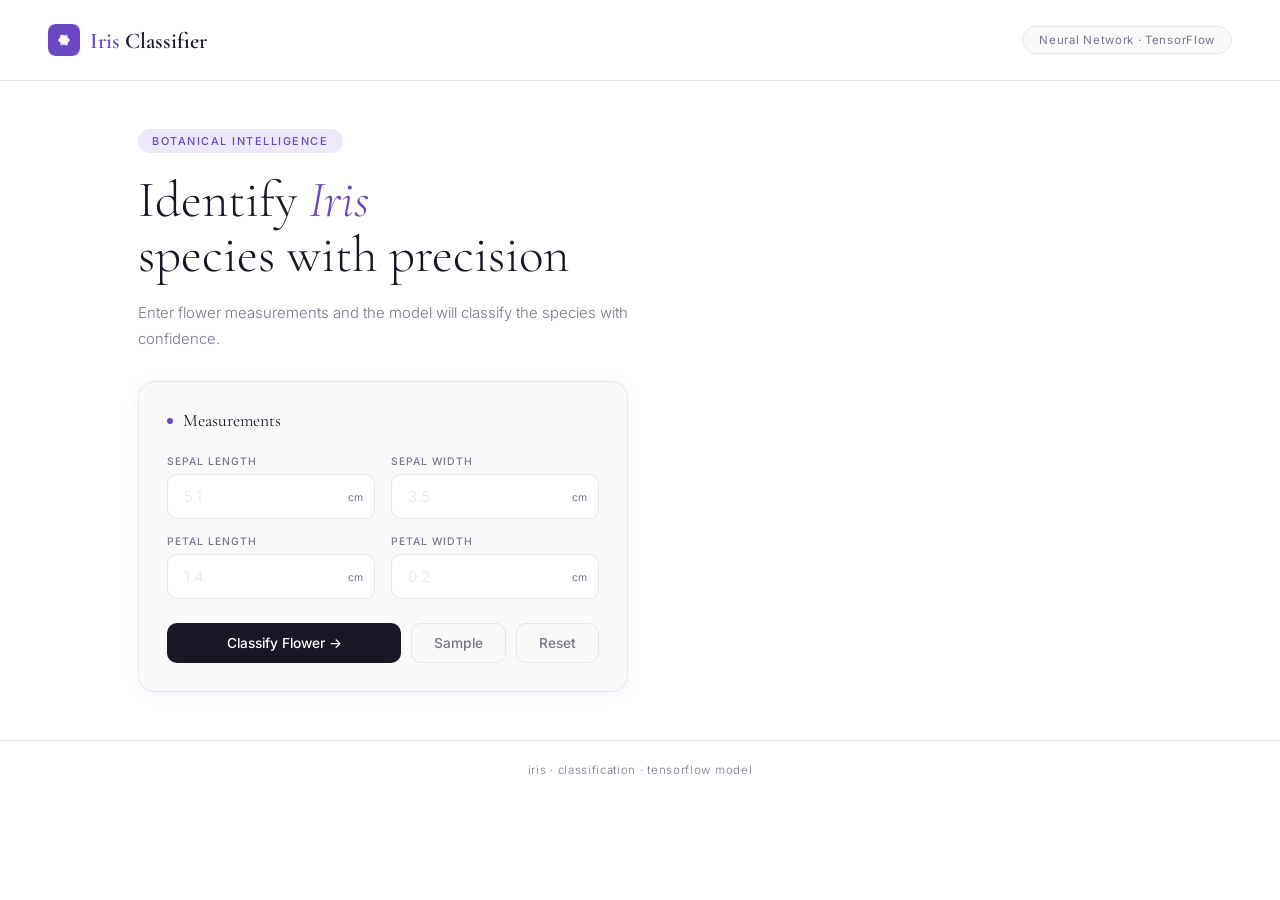
<file: templates/index.html>
<!DOCTYPE html>
<html lang="en">
<head>
    <meta charset="UTF-8">
    <meta name="viewport" content="width=device-width, initial-scale=1.0">
    <title>Iris · Flower Classifier</title>
    <link href="https://fonts.googleapis.com/css2?family=Cormorant+Garamond:ital,wght@0,300;0,400;0,600;1,300;1,400&family=Inter:wght@300;400;500&display=swap" rel="stylesheet">
    <link rel="stylesheet" href="/static/css/style.css">
</head>
<body>

<header>
    <div class="logo">
        <div class="logo-icon">
            <svg width="18" height="18" viewBox="0 0 18 18" fill="none">
                <ellipse cx="9" cy="9" rx="3" ry="6" fill="white" opacity="0.9" transform="rotate(-30 9 9)"/>
                <ellipse cx="9" cy="9" rx="3" ry="6" fill="white" opacity="0.7" transform="rotate(30 9 9)"/>
                <ellipse cx="9" cy="9" rx="3" ry="6" fill="white" opacity="0.85" transform="rotate(90 9 9)"/>
            </svg>
        </div>
        <span class="logo-text"><span>Iris</span> Classifier</span>
    </div>
    <span class="header-tag">Neural Network · TensorFlow</span>
</header>

<main>

    <!-- Hero -->
    <div class="hero">
        <p class="hero-eyebrow">Botanical Intelligence</p>
        <h1 class="hero-title">Identify <em>Iris</em><br>species with precision</h1>
        <p class="hero-desc">Enter flower measurements and the model will classify the species with confidence.</p>
    </div>

    <!-- Measurements Panel -->
    <div class="panel">
        <p class="panel-title">Measurements</p>

        <div class="input-grid">
            <div class="input-group">
                <label>Sepal Length</label>
                <div class="input-wrapper">
                    <input type="number" step="0.1" id="sl" placeholder="5.1">
                    <span class="unit">cm</span>
                </div>
            </div>
            <div class="input-group">
                <label>Sepal Width</label>
                <div class="input-wrapper">
                    <input type="number" step="0.1" id="sw" placeholder="3.5">
                    <span class="unit">cm</span>
                </div>
            </div>
            <div class="input-group">
                <label>Petal Length</label>
                <div class="input-wrapper">
                    <input type="number" step="0.1" id="pl" placeholder="1.4">
                    <span class="unit">cm</span>
                </div>
            </div>
            <div class="input-group">
                <label>Petal Width</label>
                <div class="input-wrapper">
                    <input type="number" step="0.1" id="pw" placeholder="0.2">
                    <span class="unit">cm</span>
                </div>
            </div>
        </div>

        <div class="btn-row">
            <button class="btn btn-primary" onclick="classify()">Classify Flower →</button>
            <button class="btn btn-outline" onclick="loadSample()">Sample</button>
            <button class="btn btn-outline" onclick="resetForm()">Reset</button>
        </div>

        <p id="error-msg" style="display:none; margin-top:14px; font-size:0.75rem; color:#c0392b;"></p>
    </div>

    <!-- Result Panel (hidden until prediction) -->
    <div class="panel result-panel" id="result-panel" style="display:none;">
        <p class="panel-title">Result</p>
        <div class="result-inner">
            <div class="result-badge" id="result-badge">
                <span class="result-label-text" id="result-label"></span>
                <span class="result-confidence" id="result-confidence"></span>
            </div>
            <div class="prob-bars" id="prob-bars"></div>
        </div>
    </div>

</main>

<footer>
    iris · classification · tensorflow model
</footer>

<script>
    function speciesKey(label) {
        return (label.includes('-') ? label.split('-')[1] : label).toLowerCase();
    }

    async function classify() {
        const sl = document.getElementById('sl').value;
        const sw = document.getElementById('sw').value;
        const pl = document.getElementById('pl').value;
        const pw = document.getElementById('pw').value;

        const errEl = document.getElementById('error-msg');
        errEl.style.display = 'none';

        if (!sl || !sw || !pl || !pw) {
            errEl.textContent = 'Please fill in all four measurements.';
            errEl.style.display = 'block';
            return;
        }

        try {
            const res = await fetch('/predict', {
                method: 'POST',
                headers: { 'Content-Type': 'application/json' },
                body: JSON.stringify({ sl, sw, pl, pw })
            });
            if (!res.ok) throw new Error();
            const data = await res.json();
            showResult(data);
        } catch {
            errEl.textContent = 'Prediction failed. Is the server running?';
            errEl.style.display = 'block';
        }
    }

    function showResult({ label, confidence, probs }) {
        const key = speciesKey(label);

        const badge = document.getElementById('result-badge');
        badge.className = `result-badge ${key}`;
        document.getElementById('result-label').textContent = label.split('-')[1] ?? label;
        document.getElementById('result-confidence').textContent = `${confidence}% confidence`;

        document.getElementById('prob-bars').innerHTML = Object.entries(probs)
            .map(([name, value]) => `
                <div class="prob-row">
                    <span class="prob-name">${name}</span>
                    <div class="prob-track">
                        <div class="prob-fill ${speciesKey(name)}" style="width:${value}%"></div>
                    </div>
                    <span class="prob-pct">${value}%</span>
                </div>`).join('');

        const panel = document.getElementById('result-panel');
        panel.style.display = 'block';
        panel.style.animation = 'none';
        panel.offsetHeight;
        panel.style.animation = '';
        panel.scrollIntoView({ behavior: 'smooth', block: 'nearest' });
    }

    async function loadSample() {
        try {
            const data = await fetch('/sample').then(r => r.json());
            ['sl','sw','pl','pw'].forEach(id => {
                document.getElementById(id).value = data[id];
                const el = document.getElementById(id);
                el.style.borderColor = 'var(--accent)';
                setTimeout(() => el.style.borderColor = '', 800);
            });
        } catch (err) {
            console.error('Sample load failed', err);
        }
    }

    function resetForm() {
        ['sl','sw','pl','pw'].forEach(id => document.getElementById(id).value = '');
        document.getElementById('result-panel').style.display = 'none';
        document.getElementById('error-msg').style.display = 'none';
    }

    document.addEventListener('keydown', e => { if (e.key === 'Enter') classify(); });
</script>

</body>
</html>
</file>
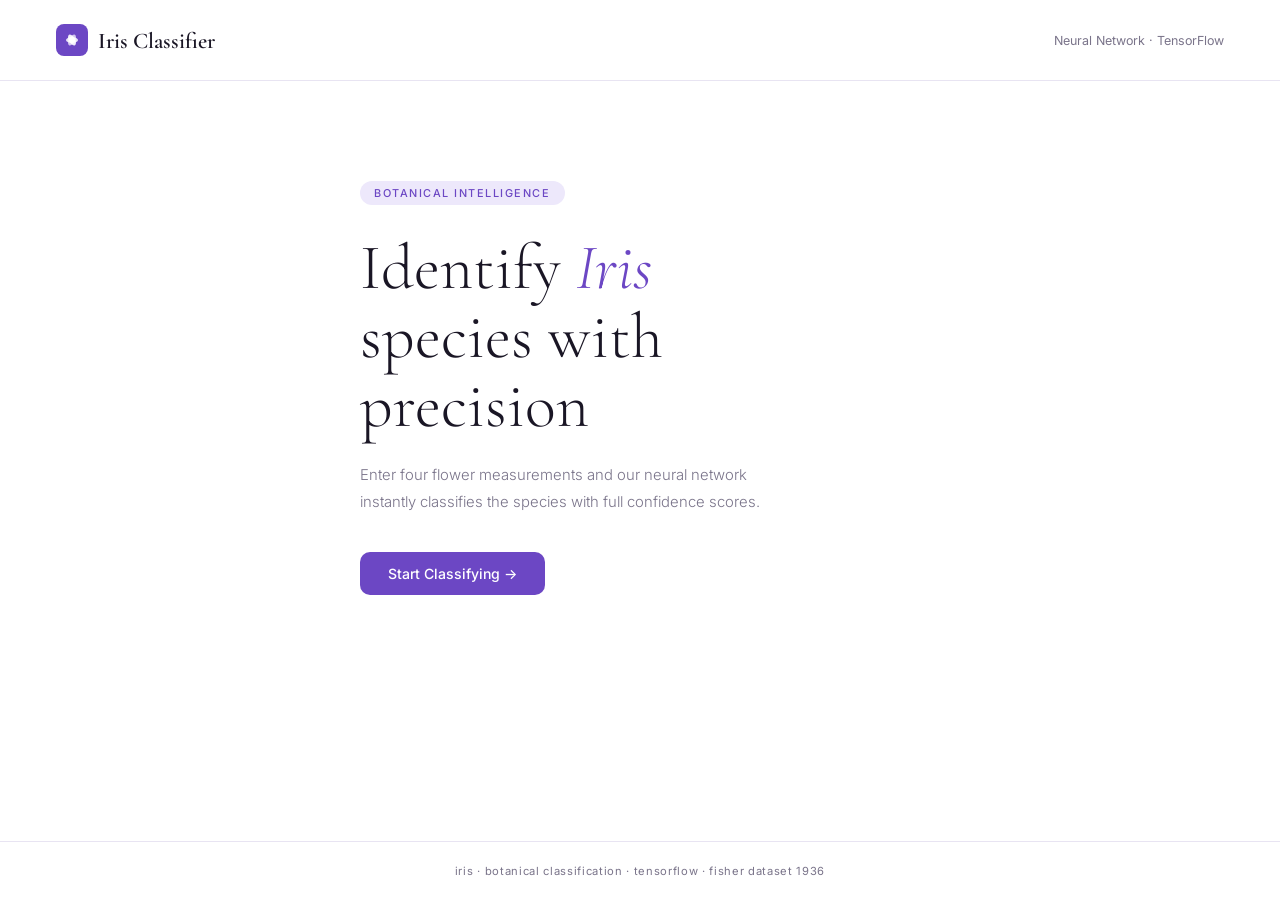
<file: templates/home.html>
<!DOCTYPE html>
<html lang="en">

<head>
    <meta charset="UTF-8">
    <meta name="viewport" content="width=device-width, initial-scale=1.0">
    <title>Iris · Botanical Classifier</title>
    <link
        href="https://fonts.googleapis.com/css2?family=Cormorant+Garamond:ital,wght@0,300;0,400;0,600;1,300;1,400&family=Inter:wght@300;400;500&display=swap"
        rel="stylesheet">
    <link rel="stylesheet" href="/static/css/style_1.css">
</head>

<body>

    <header>
        <a href="/" class="logo">
            <div class="logo-mark">
                <svg width="18" height="18" viewBox="0 0 18 18" fill="none">
                    <ellipse cx="9" cy="9" rx="3" ry="6" fill="white" opacity="0.9" transform="rotate(-30 9 9)" />
                    <ellipse cx="9" cy="9" rx="3" ry="6" fill="white" opacity="0.7" transform="rotate(30 9 9)" />
                    <ellipse cx="9" cy="9" rx="3" ry="6" fill="white" opacity="0.85" transform="rotate(90 9 9)" />
                </svg>
            </div>
            <span class="logo-text">Iris Classifier</span>
        </a>
        <span class="nav-pill">Neural Network · TensorFlow</span>
    </header>

    <section class="hero-section">
        <span class="tag fade-up">Botanical Intelligence</span>
        <h1 class="hero-title fade-up">
            Identify <em>Iris</em><br>species with<br>precision
        </h1>
        <p class="hero-desc fade-up">
            Enter four flower measurements and our neural network instantly
            classifies the species with full confidence scores.
        </p>
        <div class="fade-up">
            <a href="/classifier" class="btn-start">Start Classifying →</a>
        </div>
    </section>

    <footer>
        iris · botanical classification · tensorflow · fisher dataset 1936
    </footer>

</body>

</html>
</file>
<file: static/css/style.css>
@import url('https://fonts.googleapis.com/css2?family=Cormorant+Garamond:ital,wght@0,300;0,400;0,600;1,300;1,400&family=Inter:wght@300;400;500&display=swap');

:root {
    --bg: #fff;
    --surface: #fafafa;
    --surface2: #f3f0fa;
    --ink: #1a1625;
    --muted: #7a748a;
    --accent: #6c47c4;
    --accent-light: #ede8fb;
    --setosa: #d4845a;
    --versicolor: #4a7c59;
    --border: #e8e4f2;
    --shadow: 0 2px 16px rgba(108,71,196,.07);
    --shadow-lg: 0 8px 36px rgba(108,71,196,.13);
}

* { margin: 0; padding: 0; box-sizing: border-box; }

body { font-family: 'Inter', sans-serif; background: var(--bg); color: var(--ink); min-height: 100vh; }

/* Header */
header {
    padding: 24px 48px;
    display: flex; align-items: center; justify-content: space-between;
    border-bottom: 1px solid var(--border);
}
.logo { display: flex; align-items: center; gap: 10px; }
.logo-icon {
    width: 32px; height: 32px; flex-shrink: 0;
    background: var(--accent); border-radius: 8px;
    display: flex; align-items: center; justify-content: center;
}
.logo-text { font-family: 'Cormorant Garamond', serif; font-size: 1.4rem; font-weight: 600; }
.logo-text span { color: var(--accent); }
.header-tag {
    font-size: 0.72rem; color: var(--muted); letter-spacing: .06em;
    padding: 6px 16px; border: 1px solid var(--border); border-radius: 20px; background: var(--surface);
}

/* Layout */
main {
    max-width: 1100px; margin: 0 auto; padding: 48px;
    display: grid; grid-template-columns: 1fr 1fr; gap: 24px; align-items: start;
}
.hero { grid-column: 1 / -1; margin-bottom: 4px; }

/* Hero */
.hero-eyebrow {
    display: inline-block; font-size: 0.68rem; font-weight: 500;
    letter-spacing: .14em; text-transform: uppercase;
    color: var(--accent); background: var(--accent-light);
    padding: 5px 14px; border-radius: 20px; margin-bottom: 20px;
}
.hero-title {
    font-family: 'Cormorant Garamond', serif;
    font-size: clamp(2.6rem, 4vw, 3.8rem); font-weight: 300; line-height: 1.08; margin-bottom: 16px;
}
.hero-title em { font-style: italic; color: var(--accent); }
.hero-desc { font-size: .93rem; color: var(--muted); line-height: 1.8; font-weight: 300; max-width: 520px; }

/* Panel */
.panel {
    background: var(--surface); border: 1px solid var(--border);
    border-radius: 16px; padding: 28px;
    box-shadow: var(--shadow); transition: box-shadow .3s ease;
}
.panel:hover { box-shadow: var(--shadow-lg); }
.panel-title {
    font-family: 'Cormorant Garamond', serif; font-size: 1.1rem;
    color: var(--ink); margin-bottom: 24px;
    display: flex; align-items: center; gap: 10px;
}
.panel-title::before { content: ''; width: 6px; height: 6px; background: var(--accent); border-radius: 50%; }

/* Inputs */
.input-grid { display: grid; grid-template-columns: 1fr 1fr; gap: 16px; margin-bottom: 24px; }
.input-group { display: flex; flex-direction: column; gap: 6px; }
.input-group label { font-size: .65rem; font-weight: 500; letter-spacing: .1em; text-transform: uppercase; color: var(--muted); }
.input-wrapper { position: relative; }
.input-group input {
    font-family: 'Inter', sans-serif; font-size: .95rem; font-weight: 300;
    padding: 12px 16px; width: 100%; outline: none;
    border: 1.5px solid var(--border); border-radius: 10px;
    background: var(--bg); color: var(--ink); transition: all .2s ease;
}
.input-group input:focus { border-color: var(--accent); background: var(--surface); box-shadow: 0 0 0 3px rgba(108,71,196,.1); }
.input-group input::placeholder { color: var(--border); }
.unit {
    position: absolute; right: 12px; top: 50%; transform: translateY(-50%);
    font-size: .65rem; color: var(--muted); pointer-events: none;
}

/* Buttons */
.btn-row { display: flex; gap: 10px; flex-wrap: wrap; }
.btn {
    font-family: 'Inter', sans-serif; font-size: .86rem; font-weight: 500;
    padding: 11px 22px; border: none; border-radius: 10px; cursor: pointer; transition: all .2s ease;
}
.btn-primary { background: var(--ink); color: #fff; flex: 1; }
.btn-primary:hover { background: var(--accent); transform: translateY(-1px); box-shadow: 0 6px 20px rgba(108,71,196,.28); }
.btn-outline { background: transparent; color: var(--muted); border: 1.5px solid var(--border); }
.btn-outline:hover { border-color: var(--accent); color: var(--accent); background: var(--accent-light); }

/* Result */
.result-panel { animation: slideUp .5s cubic-bezier(.22,1,.36,1) both; }
@keyframes slideUp { from { opacity: 0; transform: translateY(20px); } to { opacity: 1; transform: translateY(0); } }

.result-inner { display: grid; grid-template-columns: auto 1fr; gap: 24px; align-items: center; }
.result-badge { text-align: center; padding: 20px 24px; border-radius: 14px; min-width: 140px; }
.result-badge.setosa    { background: rgba(212,132,90,.1);  border: 1.5px solid rgba(212,132,90,.35); }
.result-badge.versicolor { background: rgba(74,124,89,.1);  border: 1.5px solid rgba(74,124,89,.35); }
.result-badge.virginica  { background: rgba(108,71,196,.08); border: 1.5px solid rgba(108,71,196,.3); }

.result-label-text { font-family: 'Cormorant Garamond', serif; font-style: italic; font-size: 1.6rem; display: block; margin-bottom: 6px; }
.result-confidence { font-size: .72rem; font-weight: 500; letter-spacing: .06em; }
.result-badge.setosa .result-confidence    { color: var(--setosa); }
.result-badge.versicolor .result-confidence { color: var(--versicolor); }
.result-badge.virginica .result-confidence  { color: var(--accent); }

/* Prob bars */
.prob-bars { display: flex; flex-direction: column; gap: 10px; }
.prob-row { display: grid; grid-template-columns: 130px 1fr 52px; align-items: center; gap: 10px; }
.prob-name { font-size: .72rem; font-weight: 300; color: var(--muted); }
.prob-track { height: 5px; background: var(--surface2); border-radius: 10px; overflow: hidden; }
.prob-fill { height: 100%; border-radius: 10px; transition: width .8s cubic-bezier(.22,1,.36,1); }
.prob-fill.setosa    { background: var(--setosa); }
.prob-fill.versicolor { background: var(--versicolor); }
.prob-fill.virginica  { background: var(--accent); }
.prob-pct { font-size: .72rem; font-weight: 500; color: var(--ink); text-align: right; }

/* Footer & error */
footer { text-align: center; padding: 22px; font-size: .72rem; font-weight: 300; color: var(--muted); letter-spacing: .06em; border-top: 1px solid var(--border); }
#error-msg { font-size: .75rem; color: #c0392b; }

/* Responsive */
@media (max-width: 900px) {
    header { padding: 20px 24px; }
    main { padding: 32px 24px 60px; grid-template-columns: 1fr; }
    .hero { grid-column: 1; }
    .result-inner, .input-grid { grid-template-columns: 1fr 1fr; }
}
@media (max-width: 540px) {
    .result-inner, .input-grid { grid-template-columns: 1fr; }
}
</file>
<file: static/css/style_1.css>
:root {
  --bg: #ffffff;
  --ink: #1a1625;
  --ink-muted: #7a748a;
  --accent: #6c47c4;
  --accent-light: #ede8fb;
  --border: #e8e4f2;
}

* {
  margin: 0;
  padding: 0;
  box-sizing: border-box;
}

body {
  font-family: "Inter", sans-serif;
  background: var(--bg);
  color: var(--ink);
  min-height: 100vh;
}

/* Header */
header {
  padding: 24px 56px;
  display: flex;
  align-items: center;
  justify-content: space-between;
  border-bottom: 1px solid var(--border);
}

.logo {
  display: flex;
  align-items: center;
  gap: 10px;
  text-decoration: none;
}

.logo-mark {
  width: 32px;
  height: 32px;
  background: var(--accent);
  border-radius: 8px;
  display: flex;
  align-items: center;
  justify-content: center;
}

.logo-text {
  font-family: "Cormorant Garamond", serif;
  font-size: 1.4rem;
  font-weight: 600;
  color: var(--ink);
}

.nav-pill {
  font-size: 0.78rem;
  color: var(--ink-muted);
}

/* Hero */
.hero-section {
  max-width: 640px;
  margin: 0 auto;
  padding: 100px 40px 80px;
}

.tag {
  display: inline-block;
  font-size: 0.68rem;
  font-weight: 500;
  letter-spacing: 0.14em;
  text-transform: uppercase;
  color: var(--accent);
  background: var(--accent-light);
  padding: 5px 14px;
  border-radius: 20px;
  margin-bottom: 28px;
}

.hero-title {
  font-family: "Cormorant Garamond", serif;
  font-size: clamp(3rem, 5vw, 4.2rem);
  font-weight: 300;
  line-height: 1.08;
  color: var(--ink);
  margin-bottom: 22px;
}

.hero-title em {
  font-style: italic;
  color: var(--accent);
}

.hero-desc {
  font-size: 0.93rem;
  color: var(--ink-muted);
  line-height: 1.8;
  font-weight: 300;
  margin-bottom: 36px;
  max-width: 420px;
}

.btn-start {
  font-family: "Inter", sans-serif;
  font-size: 0.88rem;
  font-weight: 500;
  padding: 13px 28px;
  background: var(--accent);
  color: #fff;
  border: none;
  border-radius: 10px;
  cursor: pointer;
  text-decoration: none;
  display: inline-block;
  transition: all 0.2s ease;
}
.btn-start:hover {
  background: #5538a8;
  transform: translateY(-1px);
  box-shadow: 0 6px 20px rgba(108, 71, 196, 0.28);
}

/* Footer */
footer {
  text-align: center;
  padding: 22px;
  font-size: 0.7rem;
  color: var(--ink-muted);
  letter-spacing: 0.06em;
  border-top: 1px solid var(--border);
  position: fixed;
  bottom: 0;
  width: 100%;
}

/* Animations */
.fade-up {
  opacity: 0;
  transform: translateY(18px);
  animation: fu 0.6s cubic-bezier(0.22, 1, 0.36, 1) forwards;
}
.fade-up:nth-child(1) {
  animation-delay: 0.05s;
}
.fade-up:nth-child(2) {
  animation-delay: 0.15s;
}
.fade-up:nth-child(3) {
  animation-delay: 0.25s;
}
.fade-up:nth-child(4) {
  animation-delay: 0.35s;
}

@keyframes fu {
  to {
    opacity: 1;
    transform: translateY(0);
  }
}

@media (max-width: 600px) {
  header {
    padding: 20px 24px;
  }
  .hero-section {
    padding: 60px 24px 60px;
  }
}
</file>
